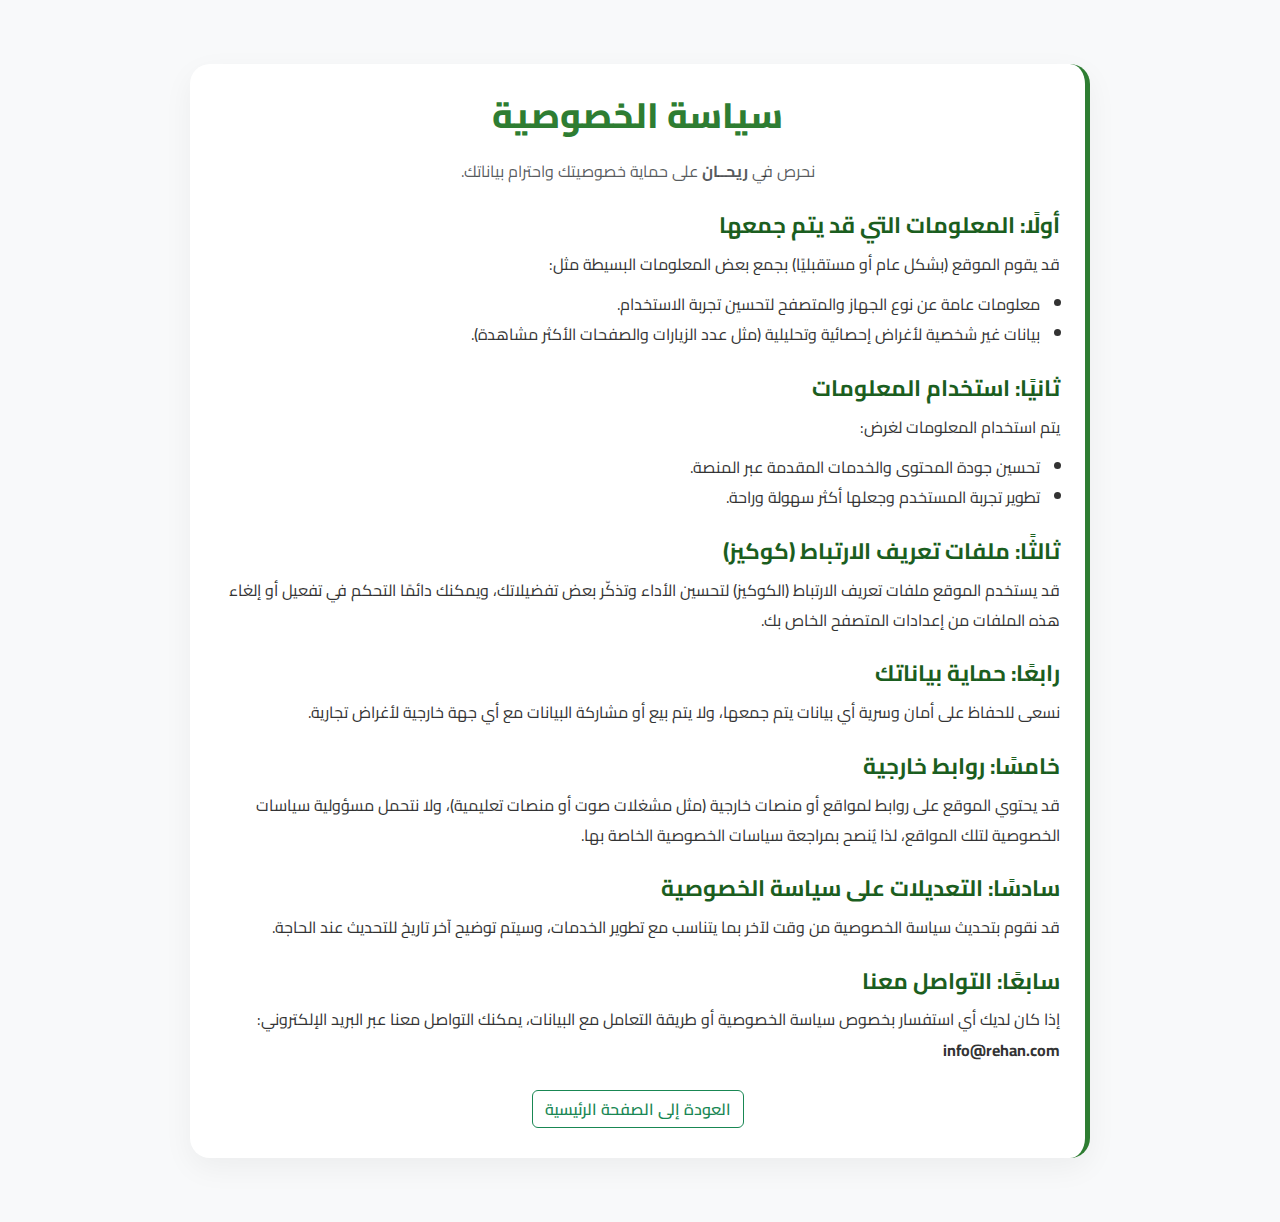
<file: privacy.html>
<!DOCTYPE html>
<html lang="ar" dir="rtl">
<head>
    <meta charset="UTF-8">
    <meta name="viewport" content="width=device-width, initial-scale=1.0">
    <title>سياسة الخصوصية - ريحــان</title>

    <!-- Bootstrap CSS -->
    <link href="https://cdn.jsdelivr.net/npm/bootstrap@5.3.0-alpha1/dist/css/bootstrap.min.css" rel="stylesheet">
    
    <!-- Google Fonts -->
    <link href="https://fonts.googleapis.com/css2?family=Cairo:wght@200..1000&display=swap" rel="stylesheet">

    <style>
        body {
            font-family: 'Cairo', sans-serif;
            background-color: #f8f9fa;
            color: #333;
            line-height: 1.9;
        }
        .policy-container {
            max-width: 900px;
            margin: 40px auto;
            background-color: #ffffff;
            padding: 30px 25px;
            border-radius: 20px;
            box-shadow: 0 10px 30px rgba(0,0,0,0.05);
            border-right: 5px solid #2e7d32;
        }
        h1 {
            font-size: 2.2rem;
            font-weight: 800;
            color: #2e7d32;
            margin-bottom: 20px;
            text-align: center;
        }
        h2 {
            font-size: 1.4rem;
            font-weight: 700;
            margin-top: 25px;
            margin-bottom: 10px;
            color: #1b5e20;
        }
        p {
            margin-bottom: 10px;
        }
        ul {
            padding-right: 20px;
        }
        .back-link {
            text-align: center;
            margin-top: 25px;
        }
        .back-link a {
            text-decoration: none;
            font-weight: 600;
        }
    </style>
</head>
<body>
    <div class="container py-4">
        <div class="policy-container">
            <h1>سياسة الخصوصية</h1>
            <p class="text-muted text-center mb-4">
                نحرص في <strong>ريحــان</strong> على حماية خصوصيتك واحترام بياناتك.
            </p>

            <h2>أولًا: المعلومات التي قد يتم جمعها</h2>
            <p>قد يقوم الموقع (بشكل عام أو مستقبليًا) بجمع بعض المعلومات البسيطة مثل:</p>
            <ul>
                <li>معلومات عامة عن نوع الجهاز والمتصفح لتحسين تجربة الاستخدام.</li>
                <li>بيانات غير شخصية لأغراض إحصائية وتحليلية (مثل عدد الزيارات والصفحات الأكثر مشاهدة).</li>
            </ul>

            <h2>ثانيًا: استخدام المعلومات</h2>
            <p>يتم استخدام المعلومات لغرض:</p>
            <ul>
                <li>تحسين جودة المحتوى والخدمات المقدمة عبر المنصة.</li>
                <li>تطوير تجربة المستخدم وجعلها أكثر سهولة وراحة.</li>
            </ul>

            <h2>ثالثًا: ملفات تعريف الارتباط (كوكيز)</h2>
            <p>
                قد يستخدم الموقع ملفات تعريف الارتباط (الكوكيز) لتحسين الأداء وتذكّر بعض تفضيلاتك،
                ويمكنك دائمًا التحكم في تفعيل أو إلغاء هذه الملفات من إعدادات المتصفح الخاص بك.
            </p>

            <h2>رابعًا: حماية بياناتك</h2>
            <p>
                نسعى للحفاظ على أمان وسرية أي بيانات يتم جمعها، ولا يتم بيع أو مشاركة البيانات مع أي جهة خارجية
                لأغراض تجارية.
            </p>

            <h2>خامسًا: روابط خارجية</h2>
            <p>
                قد يحتوي الموقع على روابط لمواقع أو منصات خارجية (مثل مشغلات صوت أو منصات تعليمية)،
                ولا نتحمل مسؤولية سياسات الخصوصية لتلك المواقع، لذا يُنصح بمراجعة سياسات الخصوصية الخاصة بها.
            </p>

            <h2>سادسًا: التعديلات على سياسة الخصوصية</h2>
            <p>
                قد نقوم بتحديث سياسة الخصوصية من وقت لآخر بما يتناسب مع تطوير الخدمات،
                وسيتم توضيح آخر تاريخ للتحديث عند الحاجة.
            </p>

            <h2>سابعًا: التواصل معنا</h2>
            <p>
                إذا كان لديك أي استفسار بخصوص سياسة الخصوصية أو طريقة التعامل مع البيانات،
                يمكنك التواصل معنا عبر البريد الإلكتروني:
                <br>
                <strong>info@rehan.com</strong>
            </p>

            <div class="back-link">
                <a href="index.html" class="btn btn-outline-success">العودة إلى الصفحة الرئيسية</a>
            </div>
        </div>
    </div>
</body>
</html>
</file>
